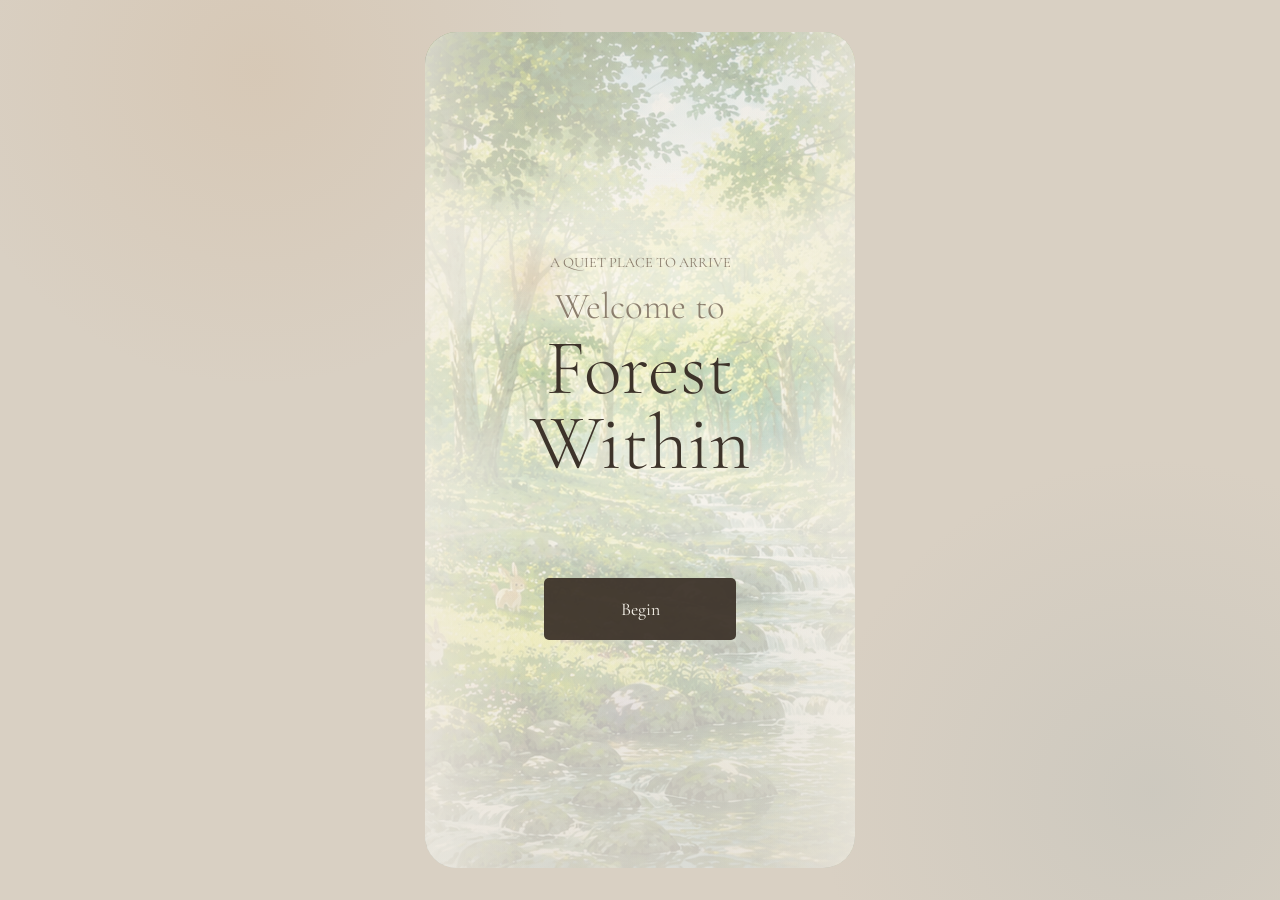
<file: index.html>
<!doctype html>
<html lang="en">
  <head>
    <meta charset="UTF-8" />
    <meta name="viewport" content="width=device-width, initial-scale=1.0" />
    <title>Forest Within</title>
    <link rel="preconnect" href="https://fonts.googleapis.com" />
    <link rel="preconnect" href="https://fonts.gstatic.com" crossorigin />
    <link
      href="https://fonts.googleapis.com/css2?family=Cormorant+Garamond:ital,wght@0,300;0,400;0,500;1,300;1,400&display=swap"
      rel="stylesheet"
    />
    <link rel="stylesheet" href="styles.css" />
  </head>
  <body>
    <main class="phone-shell" aria-live="polite">
      <div class="forest-bg" aria-hidden="true">
        <span class="branch branch-a"></span>
        <span class="branch branch-b"></span>
        <span class="branch branch-c"></span>
        <span class="mist mist-a"></span>
        <span class="mist mist-b"></span>
        <span class="color-mark mark-a"></span>
        <span class="color-mark mark-b"></span>
        <span class="color-mark mark-c"></span>
      </div>

      <header class="topbar">
        <span class="signal-dot"></span>
        <span>Forest Within</span>
        <span class="step-count" id="stepCount">01 / 07</span>
      </header>

      <section class="screen is-active" data-screen="welcome">
        <div class="screen-content welcome-layout">
          <p class="eyebrow">A quiet place to arrive</p>
          <h1 class="welcome-title">
            <span>Welcome to</span>
            <strong>Forest Within</strong>
          </h1>
          <button class="primary-action" type="button" data-next="emotion">
            Begin
          </button>
        </div>
      </section>

      <section class="screen" data-screen="emotion">
        <div class="screen-content">
          <h2 class="single-line-title">How is going?</h2>
          <label class="emotion-box">
            <span>Your words</span>
            <textarea
              id="emotionInput"
              rows="5"
              maxlength="160"
              placeholder="A word, a sentence, or a feeling that is still forming"
            ></textarea>
          </label>
          <div class="chips" aria-label="Suggested feelings">
            <div class="chip-row chip-row-3">
              <button type="button" data-chip="A little tired">A little tired</button>
              <button type="button" data-chip="Need stillness">Need stillness</button>
              <button type="button" data-chip="Quietly happy">Quietly happy</button>
            </div>
            <div class="chip-row chip-row-3 chip-row-balanced">
              <button type="button" data-chip="Thinking of someone">Thinking of someone</button>
              <button type="button" data-chip="Hard to explain">Hard to explain</button>
              <button type="button" data-chip="Anxious">Anxious</button>
            </div>
            <div class="chip-row chip-row-4">
              <button type="button" data-chip="Sleepy">Sleepy</button>
              <button type="button" data-chip="Missing">Missing</button>
              <button type="button" data-chip="Calm">Calm</button>
              <button type="button" data-chip="Expectant">Expectant</button>
            </div>
          </div>
          <button class="primary-action" type="button" id="generateButton">
            Step into Forest
          </button>
        </div>
      </section>

      <section class="screen" data-screen="generating">
        <div class="screen-content center">
          <div class="pulse-orbit" aria-hidden="true">
            <span></span>
            <span></span>
            <span></span>
          </div>
          <p class="eyebrow">The forest is listening softly</p>
          <h2>A place is opening for you</h2>
          <p class="lead">
            Your words are becoming color, wing, and a quiet pattern of their
            own
          </p>
        </div>
      </section>

      <section class="screen" data-screen="butterfly">
        <div class="screen-content">
          <h2>Your butterfly<br />is here</h2>
          <div class="butterfly-stage" aria-label="Generated butterfly preview">
            <div class="butterfly" id="butterflyPreview">
              <svg class="watercolor-butterfly" viewBox="0 0 360 300" aria-hidden="true">
                <defs>
                  <linearGradient id="wingWarm" x1="0%" y1="0%" x2="100%" y2="100%">
                    <stop offset="0%" stop-color="#ff3f2f" />
                    <stop offset="34%" stop-color="#ff8a24" />
                    <stop offset="58%" stop-color="#ffe45c" />
                    <stop offset="78%" stop-color="#6bd5d0" />
                    <stop offset="100%" stop-color="#9a63d8" />
                  </linearGradient>
                  <linearGradient id="bodyBlue" x1="0%" y1="0%" x2="0%" y2="100%">
                    <stop offset="0%" stop-color="#6bd5d0" />
                    <stop offset="46%" stop-color="#164f9e" />
                    <stop offset="100%" stop-color="#9a63d8" />
                  </linearGradient>
                </defs>
                <g class="svg-wing svg-wing-left">
                  <path class="wing-fill" d="M176 136C116 34 42 24 18 39C50 78 22 116 57 154C91 191 137 164 176 146Z" />
                  <path class="wing-fill lower" d="M176 153C126 170 63 158 49 213C67 249 110 286 147 279C154 231 170 190 181 156Z" />
                  <path class="wing-vein" d="M176 144C132 116 91 72 38 43M169 151C118 152 83 167 55 210M167 143C135 130 111 124 82 132M158 164C127 190 110 222 96 262" />
                  <circle class="wing-dot" cx="48" cy="54" r="5" />
                  <circle class="wing-dot" cx="47" cy="90" r="6" />
                  <circle class="wing-dot" cx="75" cy="260" r="5" />
                </g>
                <g class="svg-wing svg-wing-right">
                  <path class="wing-fill" d="M184 136C244 34 318 24 342 39C310 78 338 116 303 154C269 191 223 164 184 146Z" />
                  <path class="wing-fill lower" d="M184 153C234 170 297 158 311 213C293 249 250 286 213 279C206 231 190 190 179 156Z" />
                  <path class="wing-vein" d="M184 144C228 116 269 72 322 43M191 151C242 152 277 167 305 210M193 143C225 130 249 124 278 132M202 164C233 190 250 222 264 262" />
                  <circle class="wing-dot" cx="312" cy="54" r="5" />
                  <circle class="wing-dot" cx="313" cy="90" r="6" />
                  <circle class="wing-dot" cx="285" cy="260" r="5" />
                </g>
                <g class="svg-body">
                  <path class="antenna" d="M174 103C154 58 133 58 129 80M186 103C206 58 227 58 231 80" />
                  <ellipse cx="180" cy="124" rx="11" ry="14" />
                  <ellipse cx="180" cy="161" rx="13" ry="34" />
                  <path d="M171 193C176 219 184 219 189 193Z" />
                </g>
              </svg>
            </div>
          </div>
          <p class="butterfly-note" id="butterflyNote">
            It carries the feeling you shared, lightly
          </p>
          <button class="primary-action" type="button" data-next="release">
            Release
          </button>
        </div>
      </section>

      <section class="screen" data-screen="release">
        <div class="screen-content">
          <p class="eyebrow">Look toward the forest</p>
          <h2>Explore the Forest</h2>
          <div class="release-stage" aria-label="Butterfly release animation">
            <span class="phone-light"></span>
            <div class="release-butterfly">
              <svg class="watercolor-butterfly" viewBox="0 0 360 300" aria-hidden="true">
                <defs>
                  <linearGradient id="releaseWingWarm" x1="0%" y1="0%" x2="100%" y2="100%">
                    <stop offset="0%" stop-color="#ff3f2f" />
                    <stop offset="34%" stop-color="#ff8a24" />
                    <stop offset="58%" stop-color="#ffe45c" />
                    <stop offset="78%" stop-color="#6bd5d0" />
                    <stop offset="100%" stop-color="#9a63d8" />
                  </linearGradient>
                  <linearGradient id="releaseBodyBlue" x1="0%" y1="0%" x2="0%" y2="100%">
                    <stop offset="0%" stop-color="#6bd5d0" />
                    <stop offset="46%" stop-color="#164f9e" />
                    <stop offset="100%" stop-color="#9a63d8" />
                  </linearGradient>
                </defs>
                <g class="svg-wing svg-wing-left">
                  <path class="wing-fill" d="M176 136C116 34 42 24 18 39C50 78 22 116 57 154C91 191 137 164 176 146Z" />
                  <path class="wing-fill lower" d="M176 153C126 170 63 158 49 213C67 249 110 286 147 279C154 231 170 190 181 156Z" />
                  <path class="wing-vein" d="M176 144C132 116 91 72 38 43M169 151C118 152 83 167 55 210M167 143C135 130 111 124 82 132M158 164C127 190 110 222 96 262" />
                </g>
                <g class="svg-wing svg-wing-right">
                  <path class="wing-fill" d="M184 136C244 34 318 24 342 39C310 78 338 116 303 154C269 191 223 164 184 146Z" />
                  <path class="wing-fill lower" d="M184 153C234 170 297 158 311 213C293 249 250 286 213 279C206 231 190 190 179 156Z" />
                  <path class="wing-vein" d="M184 144C228 116 269 72 322 43M191 151C242 152 277 167 305 210M193 143C225 130 249 124 278 132M202 164C233 190 250 222 264 262" />
                </g>
                <g class="svg-body">
                  <path class="antenna" d="M174 103C154 58 133 58 129 80M186 103C206 58 227 58 231 80" />
                  <ellipse cx="180" cy="124" rx="11" ry="14" />
                  <ellipse cx="180" cy="161" rx="13" ry="34" />
                  <path d="M171 193C176 219 184 219 189 193Z" />
                </g>
              </svg>
            </div>
          </div>
          <p class="lead">
            Your butterfly has flown into the forest<br />
            Try to move the butterfly with your hand
          </p>
          <p class="soft-hint" id="hutHint">The forest is waiting with you</p>
        </div>
      </section>

      <section class="screen" data-screen="cabin">
        <div class="screen-content cabin-layout">
          <h2>If your butterfly enters a cabin...</h2>
          <p class="lead">
            Let the forest become quieter<br />
            A warm space is ready for your breath
          </p>
          <button class="primary-action" type="button" data-next="breath">
            Enter Cabin
          </button>
        </div>
      </section>

      <section class="screen" data-screen="breath">
        <div class="screen-content center">
          <div class="breath-countdown" id="breathCountdown">60</div>
          <h2 class="breath-title">Breath Slowly</h2>
          <div class="breath-visual" aria-label="Breathing guide">
            <span></span>
            <strong id="breathRate">10.8</strong>
          </div>
          <p class="rate-label">breaths per minute</p>
          <p class="lead" id="breathCopy">
            Let the breath become soft around the edges.<br />
            You may sit down
          </p>
          <button class="primary-action" type="button" id="transformButton">
            Let It Rest
          </button>
        </div>
      </section>

      <section class="screen" data-screen="return">
        <div class="screen-content return-layout">
          <h1>Your butterfly<br />has returned to the forest</h1>
        </div>
      </section>

      <section class="screen" data-screen="memory">
        <div class="screen-content memory-layout">
          <p class="eyebrow">A color remains</p>
          <h1>The forest remembers you</h1>
          <p class="lead memory-copy" id="memoryText">
            Your butterfly brightens the forest
          </p>
          <div class="memory-card">
            <span>A quiet trace</span>
            <strong id="memoryTime">Today, 19:30</strong>
          </div>
          <button class="primary-action" type="button" id="saveButterflyButton">
            Save Butterfly
          </button>
          <button class="secondary-action" type="button" data-next="welcome">
            Return to the Beginning
          </button>
        </div>
      </section>
    </main>

    <script src="app.js"></script>
  </body>
</html>
</file>
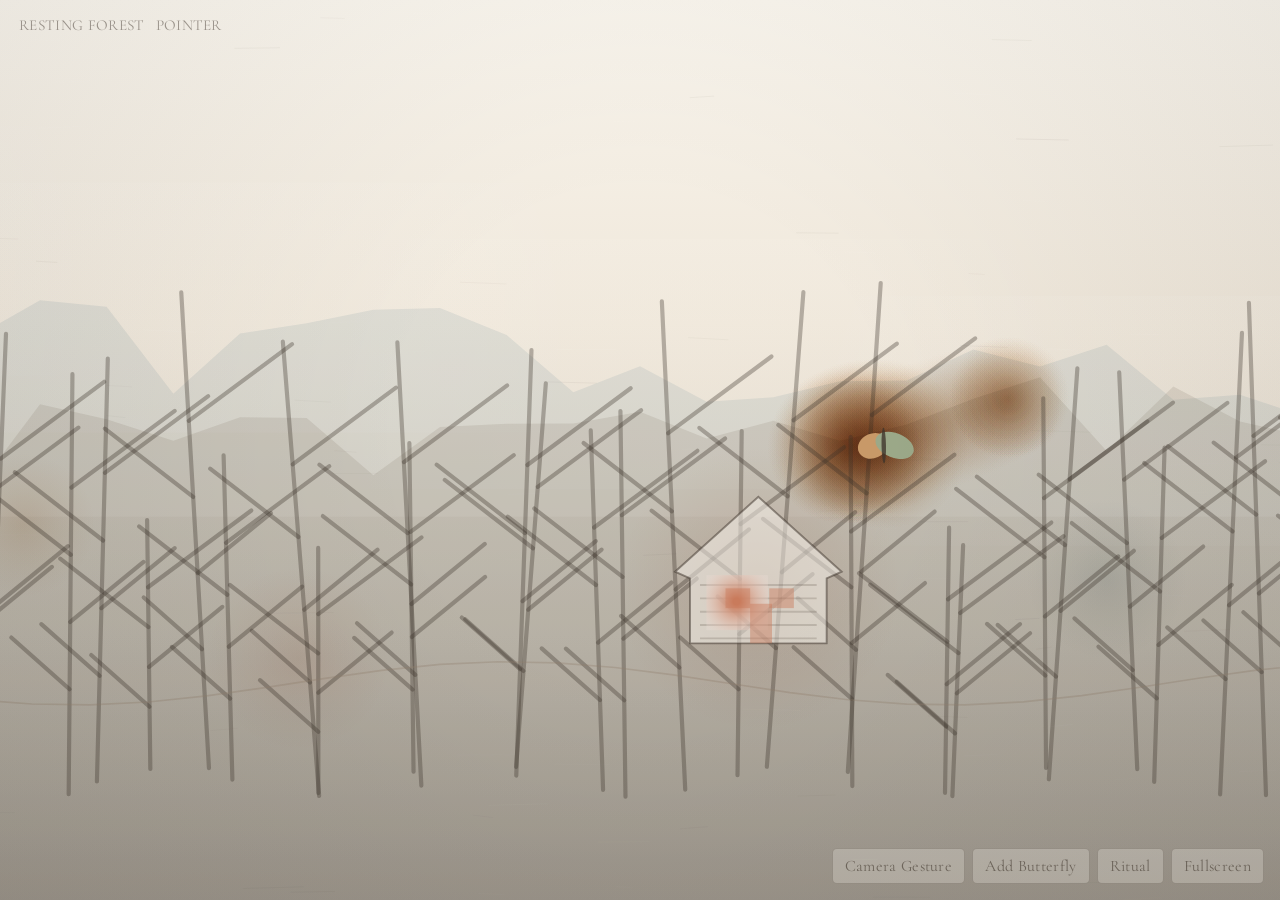
<file: screen.html>
<!doctype html>
<html lang="en">
  <head>
    <meta charset="UTF-8" />
    <meta name="viewport" content="width=device-width, initial-scale=1.0" />
    <title>Forest Within Projection</title>
    <link rel="preconnect" href="https://fonts.googleapis.com" />
    <link rel="preconnect" href="https://fonts.gstatic.com" crossorigin />
    <link
      href="https://fonts.googleapis.com/css2?family=Cormorant+Garamond:ital,wght@0,300;0,400;0,500;1,300;1,400&display=swap"
      rel="stylesheet"
    />
    <link rel="stylesheet" href="screen.css" />
  </head>
  <body>
    <main class="projection-shell">
      <canvas id="forestCanvas" aria-label="Forest Within projection scene"></canvas>

      <video id="gestureVideo" playsinline muted></video>
      <canvas id="gestureCanvas"></canvas>

      <section class="projection-overlay" aria-live="polite">
        <div class="status-line">
          <span id="modeLabel">RESTING FOREST</span>
          <span id="gestureLabel">POINTER</span>
        </div>
        <div class="caption" id="sceneCaption"></div>
      </section>

      <nav class="control-panel" aria-label="Projection controls">
        <button type="button" id="cameraButton">Camera Gesture</button>
        <button type="button" id="butterflyButton">Add Butterfly</button>
        <button type="button" id="ritualButton">Ritual</button>
        <button type="button" id="fullscreenButton">Fullscreen</button>
      </nav>
    </main>

    <script src="screen.js"></script>
  </body>
</html>
</file>
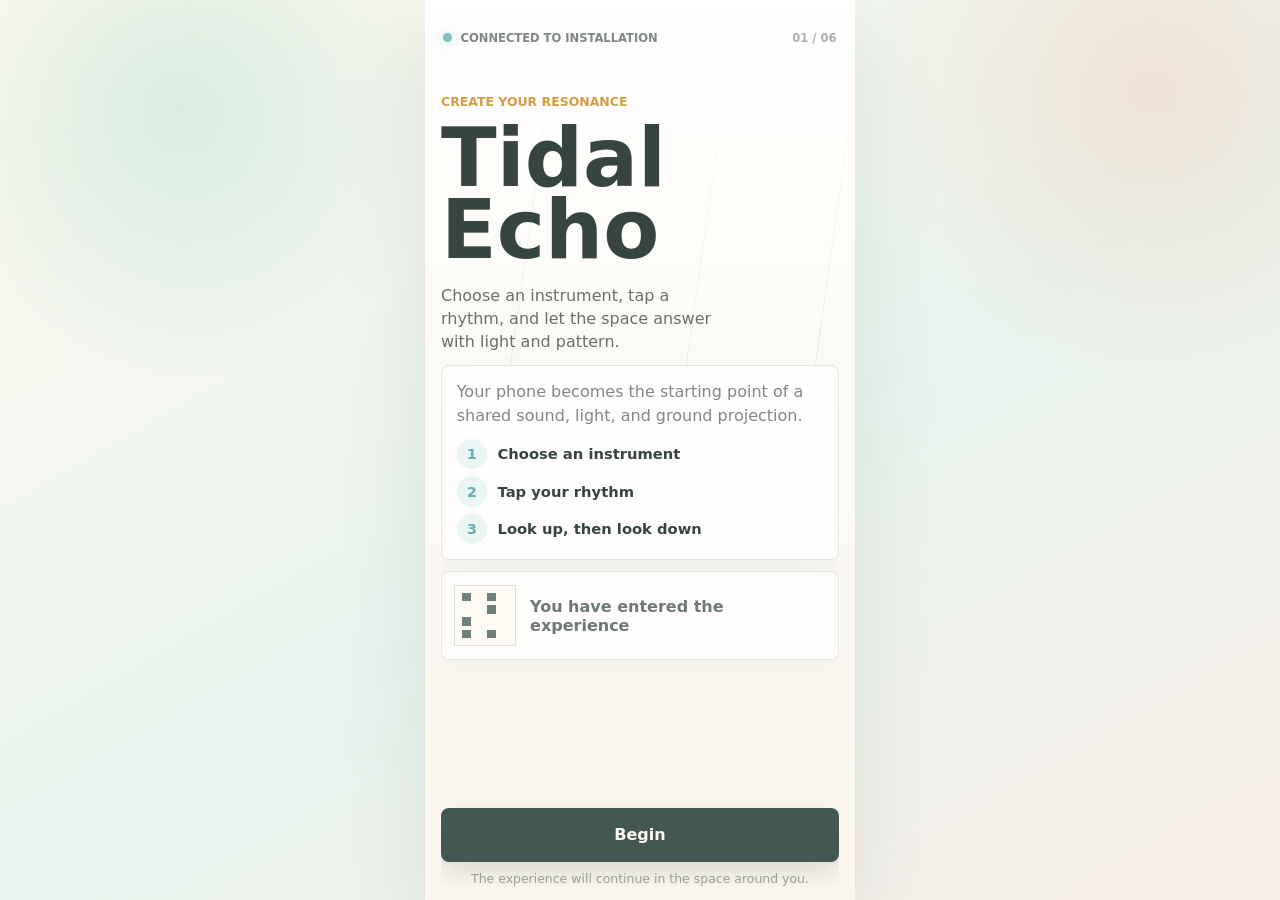
<file: tidal-echo-standalone.html>
<!doctype html>
<html lang="en">
  <head>
    <meta charset="UTF-8" />
    <meta name="viewport" content="width=device-width, initial-scale=1.0" />
    <title>Tidal Echo Standalone</title>
    <style>
      :root {
        color-scheme: light;
        --ink: #364541;
        --muted: rgba(54, 69, 65, 0.64);
        --line: rgba(94, 126, 118, 0.18);
        --panel: rgba(255, 255, 255, 0.7);
        --tone: #79bfc3;
      }

      * {
        box-sizing: border-box;
      }

      html,
      body {
        width: 100%;
        height: 100%;
      }

      body {
        margin: 0;
        display: grid;
        place-items: center;
        min-height: 100dvh;
        overflow: hidden;
        background:
          radial-gradient(circle at 14% 12%, rgba(150, 215, 195, 0.34), transparent 17rem),
          radial-gradient(circle at 90% 10%, rgba(245, 189, 161, 0.34), transparent 18rem),
          linear-gradient(150deg, #fff9ef, #e8f4ee 54%, #f9efe8);
        color: var(--ink);
        font-family: Inter, ui-sans-serif, system-ui, -apple-system, BlinkMacSystemFont, "Segoe UI", sans-serif;
      }

      button {
        border: 0;
        color: inherit;
        font: inherit;
        cursor: pointer;
      }

      button:disabled {
        cursor: not-allowed;
        opacity: 0.42;
      }

      .app-shell {
        position: relative;
        width: min(100vw, 430px);
        height: 100dvh;
        min-height: 100dvh;
        overflow: hidden;
        background:
          linear-gradient(180deg, rgba(255, 255, 255, 0.94), rgba(255, 255, 255, 0.52) 34%, transparent),
          #fbf7ee;
        box-shadow: 0 22px 80px rgba(81, 103, 95, 0.14);
      }

      .app-shell::before {
        content: "";
        position: absolute;
        inset: 0;
        pointer-events: none;
        background:
          linear-gradient(to bottom, transparent, rgba(116, 147, 137, 0.16), transparent) 17% 8% / 1px 78% no-repeat,
          linear-gradient(to bottom, transparent, rgba(116, 147, 137, 0.12), transparent) 58% 6% / 1px 80% no-repeat,
          linear-gradient(to bottom, transparent, rgba(116, 147, 137, 0.14), transparent) 88% 10% / 1px 72% no-repeat;
        transform: skewX(-8deg);
      }

      .statusbar {
        position: relative;
        z-index: 3;
        display: flex;
        align-items: center;
        gap: 0.52rem;
        min-height: 4.35rem;
        padding: max(1rem, env(safe-area-inset-top)) 1.15rem 0.65rem;
        color: var(--muted);
        font-size: 0.72rem;
        font-weight: 800;
        text-transform: uppercase;
      }

      .statusbar span:last-child {
        margin-left: auto;
        color: rgba(54, 69, 65, 0.42);
      }

      .connection-dot {
        width: 0.55rem;
        height: 0.55rem;
        border-radius: 50%;
        background: #79bfc3;
        box-shadow: 0 0 18px rgba(121, 191, 195, 0.72);
      }

      .view {
        position: absolute;
        inset: 4.35rem 0 0;
        z-index: 2;
        display: none;
        padding: 0.72rem 1rem max(0.8rem, env(safe-area-inset-bottom));
      }

      .view.is-active {
        display: block;
        animation: viewIn 300ms ease both;
      }

      .view-body {
        display: flex;
        flex-direction: column;
        height: calc(100dvh - 5.87rem);
        min-height: 0;
        gap: 0.72rem;
        overflow: hidden;
      }

      h1,
      h2,
      h3,
      p {
        margin: 0;
      }

      h1 {
        font-size: clamp(3.3rem, 18vw, 5.1rem);
        line-height: 0.88;
        letter-spacing: 0;
      }

      h2 {
        font-size: 1.05rem;
        line-height: 1.15;
      }

      h3 {
        font-size: 1rem;
        line-height: 1.28;
      }

      .intro-view {
        justify-content: space-between;
        padding-top: 0.8rem;
      }

      .eyebrow {
        margin: 0 0 0.8rem;
        color: #d69b45;
        font-size: 0.78rem;
        font-weight: 800;
        text-transform: uppercase;
      }

      .intro-copy {
        max-width: 18rem;
        margin-top: 1.15rem;
        color: rgba(54, 69, 65, 0.76);
        font-size: 1rem;
        line-height: 1.45;
      }

      .guide-panel,
      .scan-card,
      .notice,
      .saved-card {
        border: 1px solid var(--line);
        border-radius: 8px;
        background: var(--panel);
        box-shadow: 0 12px 36px rgba(120, 146, 138, 0.08);
        backdrop-filter: blur(18px);
      }

      .guide-panel {
        display: grid;
        gap: 0.74rem;
        padding: 0.92rem;
        color: var(--muted);
        line-height: 1.45;
      }

      .step-list {
        display: grid;
        gap: 0.45rem;
      }

      .step-list span {
        display: flex;
        align-items: center;
        gap: 0.65rem;
        color: var(--ink);
        font-size: 0.92rem;
        font-weight: 700;
      }

      .step-list b {
        display: grid;
        place-items: center;
        width: 1.9rem;
        height: 1.9rem;
        border-radius: 50%;
        background: rgba(121, 191, 195, 0.14);
        color: #65aeb1;
      }

      .scan-card {
        display: flex;
        align-items: center;
        gap: 0.9rem;
        padding: 0.78rem;
        color: rgba(54, 69, 65, 0.72);
        font-weight: 700;
      }

      .qr-mark {
        display: grid;
        grid-template-columns: repeat(4, 0.55rem);
        gap: 0.22rem;
        padding: 0.42rem;
        background: #fdfaf3;
        border: 1px solid rgba(54, 69, 65, 0.14);
      }

      .qr-mark span {
        width: 0.55rem;
        height: 0.55rem;
        background: #6d817a;
      }

      .qr-mark span:nth-child(2n),
      .qr-mark span:nth-child(5),
      .qr-mark span:nth-child(11) {
        opacity: 0;
      }

      .bottom-actions {
        display: grid;
        gap: 0.5rem;
        margin-top: auto;
        flex: 0 0 auto;
      }

      .bottom-actions p {
        color: rgba(54, 69, 65, 0.48);
        font-size: 0.78rem;
        line-height: 1.4;
        text-align: center;
      }

      .primary-button,
      .secondary-button {
        min-height: 3.35rem;
        border-radius: 8px;
        font-weight: 800;
      }

      .primary-button {
        background: #435852;
        color: #fffaf2;
        box-shadow: 0 10px 24px rgba(67, 88, 82, 0.18);
      }

      .secondary-button {
        border: 1px solid rgba(67, 88, 82, 0.18);
        background: rgba(255, 255, 255, 0.58);
      }

      .ghost-button,
      .icon-button {
        border: 1px solid var(--line);
        background: rgba(255, 255, 255, 0.64);
      }

      .ghost-button {
        min-width: 4.2rem;
        min-height: 2.3rem;
        border-radius: 999px;
        color: rgba(54, 69, 65, 0.78);
        font-size: 0.82rem;
        font-weight: 800;
      }

      .page-nav {
        display: grid;
        grid-template-columns: auto 1fr auto;
        align-items: center;
        gap: 0.6rem;
        min-height: 2.25rem;
        flex: 0 0 auto;
      }

      .page-nav h2 {
        text-align: center;
      }

      .page-nav strong {
        color: #d69b45;
        font-size: 0.72rem;
        text-align: right;
      }

      .instrument-grid {
        display: grid;
        gap: 0.52rem;
        flex: 0 0 auto;
      }

      .instrument-card {
        display: grid;
        grid-template-columns: 3.25rem 1fr;
        align-items: center;
        gap: 0.85rem;
        width: 100%;
        min-height: 4.25rem;
        padding: 0.56rem 0.7rem;
        border: 1px solid var(--line);
        border-radius: 8px;
        background: rgba(255, 255, 255, 0.58);
        text-align: left;
      }

      .instrument-card.is-selected {
        border-color: color-mix(in srgb, var(--tone) 64%, white);
        background: color-mix(in srgb, var(--tone) 16%, white);
      }

      .instrument-card .symbol,
      .symbol-preview,
      .mini-instrument span {
        display: grid;
        place-items: center;
        border: 1px solid rgba(94, 126, 118, 0.16);
        background: color-mix(in srgb, var(--tone) 16%, white);
        color: var(--tone);
      }

      .instrument-card .symbol {
        width: 3.1rem;
        height: 3.1rem;
        border-radius: 50%;
        font-size: 1.55rem;
      }

      .instrument-card strong {
        display: block;
        margin-bottom: 0.25rem;
        font-size: 0.98rem;
      }

      .instrument-card small {
        color: var(--muted);
        font-weight: 700;
      }

      .symbol-preview {
        align-self: center;
        width: min(42vw, 8.8rem);
        aspect-ratio: 1;
        border-radius: 50%;
        font-size: 3.4rem;
        flex: 0 0 auto;
      }

      .notice {
        display: grid;
        gap: 0.52rem;
        padding: 0.82rem;
        flex: 0 0 auto;
      }

      .notice p {
        color: var(--muted);
        font-size: 0.82rem;
        line-height: 1.35;
      }

      .pattern-view,
      .result-view {
        gap: 0.85rem;
      }

      .canvas-wrap,
      .result-stage,
      .transition-stage {
        position: relative;
        display: grid;
        place-items: center;
        flex: 1;
        min-height: 0;
        border: 1px solid rgba(94, 126, 118, 0.18);
        border-radius: 8px;
        overflow: hidden;
        background: #fffdf8;
      }

      .canvas-wrap canvas,
      .result-stage canvas,
      .transition-stage canvas,
      .saved-card canvas {
        width: 100%;
        height: 100%;
      }

      .empty-state {
        position: absolute;
        inset: 0;
        display: grid;
        place-items: center;
        color: rgba(54, 69, 65, 0.42);
        font-weight: 800;
        pointer-events: none;
        text-transform: uppercase;
      }

      .empty-state.is-hidden {
        display: none;
      }

      .mini-switcher,
      .action-row {
        display: grid;
        grid-template-columns: auto 1fr auto;
        align-items: center;
        gap: 0.75rem;
      }

      .icon-button {
        width: 3rem;
        height: 3rem;
        border-radius: 50%;
        color: rgba(54, 69, 65, 0.78);
        font-size: 1.7rem;
        line-height: 1;
      }

      .mini-instrument {
        display: flex;
        align-items: center;
        justify-content: center;
        gap: 0.65rem;
        min-height: 3.45rem;
        border: 1px solid var(--line);
        border-radius: 999px;
        background: rgba(255, 255, 255, 0.62);
      }

      .mini-instrument span {
        width: 2.35rem;
        height: 2.35rem;
        border-radius: 50%;
        font-size: 1.35rem;
      }

      .mini-instrument strong {
        font-size: 0.88rem;
      }

      .transition-stage {
        background:
          radial-gradient(circle at 50% 42%, rgba(255, 178, 46, 0.18), transparent 10rem),
          #fffdf8;
      }

      .light-location {
        position: absolute;
        left: 1rem;
        right: 1rem;
        bottom: 1rem;
        display: flex;
        align-items: center;
        gap: 0.6rem;
        padding: 0.78rem 0.9rem;
        border: 1px solid rgba(94, 126, 118, 0.16);
        border-radius: 999px;
        background: rgba(255, 255, 255, 0.84);
        color: rgba(54, 69, 65, 0.76);
        font-size: 0.82rem;
      }

      .light-location span {
        width: 0.75rem;
        height: 0.75rem;
        border-radius: 50%;
        background: var(--tone);
        animation: lightPulse 1.2s ease-out infinite;
      }

      .ground-stage {
        background:
          radial-gradient(circle at 50% 50%, rgba(121, 191, 195, 0.12), transparent 12rem),
          #fffdf8;
      }

      .saved-card {
        flex: 1;
        min-height: 0;
        padding: 0.8rem;
        background: #fffdf8;
        overflow: hidden;
      }

      .center-copy {
        text-align: center;
      }

      .action-row {
        grid-template-columns: 1fr 1fr;
      }

      @keyframes viewIn {
        from {
          opacity: 0.88;
          transform: translateY(6px);
        }
        to {
          opacity: 1;
          transform: translateY(0);
        }
      }

      @keyframes lightPulse {
        0% {
          box-shadow: 0 0 0 0 color-mix(in srgb, var(--tone) 38%, transparent);
          transform: scale(0.88);
        }
        80% {
          box-shadow: 0 0 0 1rem transparent;
          transform: scale(1.08);
        }
        100% {
          box-shadow: 0 0 0 0 transparent;
          transform: scale(0.88);
        }
      }

      @media (max-height: 720px) {
        .statusbar {
          min-height: 3.55rem;
          padding: max(0.72rem, env(safe-area-inset-top)) 1rem 0.42rem;
        }

        .view {
          inset: 3.55rem 0 0;
          padding: 0.48rem 0.95rem max(0.55rem, env(safe-area-inset-bottom));
        }

        .view-body {
          height: calc(100dvh - 4.58rem);
          gap: 0.48rem;
        }

        .page-nav {
          min-height: 2rem;
        }

        .ghost-button {
          min-width: 3.65rem;
          min-height: 2rem;
        }

        .instrument-card {
          grid-template-columns: 2.75rem 1fr;
          min-height: 3.55rem;
          padding: 0.42rem 0.58rem;
        }

        .instrument-card .symbol {
          width: 2.55rem;
          height: 2.55rem;
          font-size: 1.28rem;
        }

        .symbol-preview {
          width: min(30vw, 6.7rem);
          font-size: 2.55rem;
        }

        .notice {
          gap: 0.32rem;
          padding: 0.66rem 0.72rem;
        }

        .notice p,
        .bottom-actions p {
          display: none;
        }

        .primary-button,
        .secondary-button {
          min-height: 2.9rem;
        }
      }
    </style>
  </head>
  <body>
    <main class="app-shell" aria-live="polite">
      <header class="statusbar">
        <span class="connection-dot"></span>
        <span>Connected to installation</span>
        <span id="stepLabel">01 / 06</span>
      </header>

      <section class="view is-active" data-view="begin">
        <div class="view-body intro-view">
          <div>
            <p class="eyebrow">Create Your Resonance</p>
            <h1>Tidal Echo</h1>
            <p class="intro-copy">Choose an instrument, tap a rhythm, and let the space answer with light and pattern.</p>
          </div>
          <div class="guide-panel">
            <p>Your phone becomes the starting point of a shared sound, light, and ground projection.</p>
            <div class="step-list">
              <span><b>1</b>Choose an instrument</span>
              <span><b>2</b>Tap your rhythm</span>
              <span><b>3</b>Look up, then look down</span>
            </div>
          </div>
          <div class="scan-card">
            <div class="qr-mark" aria-hidden="true">
              <span></span><span></span><span></span><span></span>
              <span></span><span></span><span></span><span></span>
              <span></span><span></span><span></span><span></span>
              <span></span><span></span><span></span><span></span>
            </div>
            <p>You have entered the experience</p>
          </div>
          <div class="bottom-actions">
            <button class="primary-button" type="button" data-go="select">Begin</button>
            <p>The experience will continue in the space around you.</p>
          </div>
        </div>
      </section>

      <section class="view" data-view="select">
        <div class="view-body">
          <nav class="page-nav">
            <button class="ghost-button" type="button" data-go="begin">Back</button>
            <h2>Choose Your Instrument</h2>
          </nav>
          <div class="instrument-grid" id="instrumentGrid"></div>
          <div class="symbol-preview" id="symbolPreview"><span>△</span></div>
          <section class="notice">
            <h3>When you tap, one personal shape will keep changing.</h3>
            <p id="instrumentHint">The rhythm controls the growth, spacing, and pulse of your pattern.</p>
          </section>
          <div class="bottom-actions">
            <button class="primary-button" id="confirmButton" type="button">Start Tapping</button>
            <p>Select one instrument to begin.</p>
          </div>
        </div>
      </section>

      <section class="view" data-view="pattern">
        <div class="view-body pattern-view">
          <nav class="page-nav">
            <button class="ghost-button" type="button" data-reset-back>Back</button>
            <h2>Your Echo</h2>
            <strong id="tapCountLabel">0 taps</strong>
          </nav>
          <button class="canvas-wrap" id="tapSurface" type="button" aria-label="Tap to shape your echo">
            <canvas id="patternCanvas" width="720" height="860"></canvas>
            <span class="empty-state" id="emptyState">Tap your rhythm</span>
          </button>
          <div class="mini-switcher">
            <button class="icon-button" type="button" data-shift="-1" aria-label="Previous instrument">‹</button>
            <div class="mini-instrument"><span id="patternSymbol">△</span><strong id="patternInstrumentName">Wind Chime</strong></div>
            <button class="icon-button" type="button" data-shift="1" aria-label="Next instrument">›</button>
          </div>
          <div class="bottom-actions">
            <button class="primary-button" id="continueButton" type="button" disabled>Follow the Light</button>
            <p>Tap at least three times to form your echo.</p>
          </div>
        </div>
      </section>

      <section class="view" data-view="lookup">
        <div class="view-body result-view">
          <nav class="page-nav">
            <button class="ghost-button" type="button" data-go="pattern">Back</button>
            <h2>Now look up</h2>
          </nav>
          <div class="transition-stage">
            <canvas id="lightCanvas" width="620" height="680"></canvas>
            <div class="light-location"><span></span><strong id="lightLocation">Light above you is pulsing</strong></div>
          </div>
          <section class="notice center-copy">
            <h3>Follow the light.</h3>
            <p>Your tapped melody is playing back while the light expands overhead.</p>
          </section>
          <div class="bottom-actions">
            <button class="primary-button" id="lookDownButton" type="button">The melody ended</button>
          </div>
        </div>
      </section>

      <section class="view" data-view="lookdown">
        <div class="view-body result-view">
          <nav class="page-nav">
            <button class="ghost-button" type="button" data-go="lookup">Back</button>
            <h2>Look down</h2>
          </nav>
          <div class="result-stage ground-stage"><canvas id="groundCanvas" width="680" height="760"></canvas></div>
          <section class="notice center-copy">
            <h3>Your pattern has reached the ground.</h3>
            <p>It briefly glows, then joins the collective pattern made by everyone here.</p>
          </section>
          <div class="bottom-actions">
            <button class="primary-button" type="button" data-go="card">Collect My Card</button>
          </div>
        </div>
      </section>

      <section class="view" data-view="card">
        <div class="view-body result-view">
          <nav class="page-nav">
            <button class="ghost-button" type="button" data-close>Close</button>
            <h2>Your Card</h2>
          </nav>
          <div class="saved-card"><canvas id="cardCanvas" width="560" height="720"></canvas></div>
          <section class="notice center-copy">
            <h3>Scan to hear your rhythm.</h3>
            <p>This card keeps the pattern and the melody you just made.</p>
          </section>
          <div class="action-row">
            <button class="secondary-button" type="button" data-create-again>Create Again</button>
            <button class="primary-button" type="button" data-close>Finish</button>
          </div>
        </div>
      </section>
    </main>

    <script>
      const views = Array.from(document.querySelectorAll(".view"));
      const stepLabel = document.querySelector("#stepLabel");
      const instrumentGrid = document.querySelector("#instrumentGrid");
      const symbolPreview = document.querySelector("#symbolPreview");
      const instrumentHint = document.querySelector("#instrumentHint");
      const confirmButton = document.querySelector("#confirmButton");
      const patternInstrumentName = document.querySelector("#patternInstrumentName");
      const patternSymbol = document.querySelector("#patternSymbol");
      const tapSurface = document.querySelector("#tapSurface");
      const emptyState = document.querySelector("#emptyState");
      const continueButton = document.querySelector("#continueButton");
      const tapCountLabel = document.querySelector("#tapCountLabel");
      const lookDownButton = document.querySelector("#lookDownButton");
      const lightLocation = document.querySelector("#lightLocation");
      const patternCanvas = document.querySelector("#patternCanvas");
      const lightCanvas = document.querySelector("#lightCanvas");
      const groundCanvas = document.querySelector("#groundCanvas");
      const cardCanvas = document.querySelector("#cardCanvas");

      const instruments = [
        { id: "wind", name: "Wind Chime", symbol: "△", label: "Light / Airy", tone: "#79BFC3", frequency: 820 },
        { id: "bowl", name: "Singing Bowl", symbol: "◖", label: "Calm / Grounding", tone: "#FFB22E", frequency: 220 },
        { id: "handpan", name: "Handpan", symbol: "○", label: "Warm / Flowing", tone: "#75A9E5", frequency: 440 },
      ];
      const palette = ["#75A9E5", "#FFB22E", "#FF4A22", "#79BFC3", "#A7BA8B", "#F27A96", "#D8B8E4"];
      const steps = { begin: "01 / 06", select: "02 / 06", pattern: "03 / 06", lookup: "04 / 06", lookdown: "05 / 06", card: "06 / 06" };

      let currentView = "begin";
      let selectedIndex = 0;
      let taps = [];
      let lastTap = 0;
      let audioContext;
      let lightFrame;

      function showView(name) {
        currentView = name;
        views.forEach((view) => view.classList.toggle("is-active", view.dataset.view === name));
        stepLabel.textContent = steps[name] || "01 / 06";
        cancelAnimationFrame(lightFrame);
        if (name === "pattern") drawPattern();
        if (name === "lookup") startLightPlayback();
        if (name === "lookdown") drawGround();
        if (name === "card") drawCard();
      }

      function currentInstrument() {
        return instruments[selectedIndex];
      }

      function selectInstrument(index) {
        selectedIndex = (index + instruments.length) % instruments.length;
        const instrument = currentInstrument();
        document.documentElement.style.setProperty("--tone", instrument.tone);
        symbolPreview.innerHTML = `<span>${instrument.symbol}</span>`;
        symbolPreview.style.setProperty("--tone", instrument.tone);
        instrumentHint.textContent = `${instrument.name} will shape one evolving mark. Your rhythm controls its layers and pulse.`;
        patternInstrumentName.textContent = instrument.name;
        patternSymbol.textContent = instrument.symbol;
        patternSymbol.parentElement.style.setProperty("--tone", instrument.tone);
        document.querySelectorAll(".instrument-card").forEach((card, cardIndex) => card.classList.toggle("is-selected", cardIndex === selectedIndex));
      }

      function renderInstrumentCards() {
        instrumentGrid.innerHTML = instruments
          .map(
            (instrument, index) => `
              <button class="instrument-card" type="button" data-instrument="${index}" style="--tone: ${instrument.tone}">
                <span class="symbol">${instrument.symbol}</span>
                <span><strong>${instrument.name}</strong><small>${instrument.label}</small></span>
              </button>
            `,
          )
          .join("");
        instrumentGrid.querySelectorAll("[data-instrument]").forEach((card) => card.addEventListener("click", () => selectInstrument(Number(card.dataset.instrument))));
      }

      function playTone(instrument, delay = 0, length = 0.58) {
        audioContext ||= new (window.AudioContext || window.webkitAudioContext)();
        const oscillator = audioContext.createOscillator();
        const gain = audioContext.createGain();
        const now = audioContext.currentTime + delay;
        const ratio = instrument.id === "wind" ? 1.24 : instrument.id === "handpan" ? 0.86 : 0.64;
        oscillator.type = instrument.id === "wind" ? "sine" : "triangle";
        oscillator.frequency.setValueAtTime(instrument.frequency * ratio, now);
        oscillator.frequency.exponentialRampToValueAtTime(instrument.frequency * 0.72, now + length);
        gain.gain.setValueAtTime(0.0001, now);
        gain.gain.exponentialRampToValueAtTime(0.13, now + 0.02);
        gain.gain.exponentialRampToValueAtTime(0.0001, now + length);
        oscillator.connect(gain).connect(audioContext.destination);
        oscillator.start(now);
        oscillator.stop(now + length + 0.04);
      }

      function addTap() {
        const now = performance.now();
        const gap = lastTap ? Math.min(1600, Math.max(180, now - lastTap)) : 620;
        lastTap = now;
        taps.push(gap);
        if (taps.length > 12) taps.shift();
        playTone(currentInstrument(), 0, Math.max(0.32, Math.min(0.9, gap / 1300)));
        emptyState.classList.add("is-hidden");
        continueButton.disabled = taps.length < 3;
        tapCountLabel.textContent = `${taps.length} tap${taps.length === 1 ? "" : "s"}`;
        drawPattern();
      }

      function paintBase(ctx, canvas, color = "#fffdf8") {
        ctx.clearRect(0, 0, canvas.width, canvas.height);
        ctx.fillStyle = color;
        ctx.fillRect(0, 0, canvas.width, canvas.height);
      }

      function roundedRect(ctx, x, y, width, height, radius) {
        const r = Math.min(radius, width / 2, height / 2);
        ctx.beginPath();
        ctx.moveTo(x + r, y);
        ctx.lineTo(x + width - r, y);
        ctx.quadraticCurveTo(x + width, y, x + width, y + r);
        ctx.lineTo(x + width, y + height - r);
        ctx.quadraticCurveTo(x + width, y + height, x + width - r, y + height);
        ctx.lineTo(x + r, y + height);
        ctx.quadraticCurveTo(x, y + height, x, y + height - r);
        ctx.lineTo(x, y + r);
        ctx.quadraticCurveTo(x, y, x + r, y);
        ctx.closePath();
      }

      function tapEnergy(index) {
        const gap = taps[index] || 620;
        return 1.18 - Math.min(1, gap / 1600) * 0.5;
      }

      function drawDot(ctx, x, y, r, color) {
        ctx.fillStyle = color;
        ctx.beginPath();
        ctx.arc(x, y, r, 0, Math.PI * 2);
        ctx.fill();
      }

      function drawPersonalMotif(ctx, canvas, scale = 1, options = {}) {
        const count = Math.max(taps.length, options.preview ? 5 : 1);
        const cx = options.x ?? canvas.width / 2;
        const cy = options.y ?? canvas.height / 2;
        const base = Math.min(canvas.width || 560, canvas.height || 560) * 0.19 * scale;
        const instrument = currentInstrument();
        ctx.save();
        ctx.translate(cx, cy);
        ctx.rotate((count % 8) * 0.08);

        if (instrument.id === "wind") {
          const petals = Math.min(12, 4 + count);
          for (let i = 0; i < petals; i += 1) {
            const energy = tapEnergy(i % taps.length);
            ctx.save();
            ctx.rotate((Math.PI * 2 * i) / petals);
            ctx.fillStyle = palette[(i + selectedIndex) % palette.length];
            roundedRect(ctx, -base * 0.16, -base * 0.9 * energy, base * 0.32, base * 0.72 * energy, base * 0.16);
            ctx.fill();
            ctx.restore();
          }
          drawDot(ctx, 0, 0, base * 0.2, "#FF4A22");
        }

        if (instrument.id === "bowl") {
          for (let i = 0; i < Math.min(7, count + 2); i += 1) {
            const energy = tapEnergy(i % taps.length);
            const radius = base * (0.48 + i * 0.13);
            ctx.fillStyle = palette[(i * 2 + 1) % palette.length];
            ctx.beginPath();
            ctx.arc(0, base * 0.08, radius * energy, Math.PI, 0);
            ctx.lineTo(radius * energy, base * 0.42 + i * 2);
            ctx.lineTo(-radius * energy, base * 0.42 + i * 2);
            ctx.closePath();
            ctx.fill();
          }
          ctx.fillStyle = "#fffdf8";
          ctx.beginPath();
          ctx.arc(0, -base * 0.08, base * 0.38, 0, Math.PI * 2);
          ctx.fill();
          drawDot(ctx, base * 0.46, -base * 0.18, base * 0.2, "#FFB22E");
        }

        if (instrument.id === "handpan") {
          const lobes = Math.min(10, 4 + count);
          for (let i = 0; i < lobes; i += 1) {
            const energy = tapEnergy(i % taps.length);
            ctx.save();
            ctx.rotate((Math.PI * 2 * i) / lobes);
            ctx.fillStyle = palette[(i + 2) % palette.length];
            ctx.beginPath();
            ctx.arc(0, -base * 0.52, base * 0.34 * energy, 0, Math.PI * 2);
            ctx.fill();
            ctx.restore();
          }
          ctx.fillStyle = "#fffdf8";
          ctx.beginPath();
          ctx.arc(0, 0, base * 0.42, 0, Math.PI * 2);
          ctx.fill();
          drawDot(ctx, 0, 0, base * 0.22, "#75A9E5");
        }

        taps.forEach((gap, i) => {
          const angle = (Math.PI * 2 * i) / Math.max(taps.length, 1) - Math.PI / 2;
          const distance = base * (1.04 + Math.min(gap, 1200) / 1800);
          drawDot(ctx, Math.cos(angle) * distance, Math.sin(angle) * distance, base * (0.045 + tapEnergy(i) * 0.035), palette[(i + 3) % palette.length]);
        });
        ctx.restore();
      }

      function drawPattern() {
        const ctx = patternCanvas.getContext("2d");
        paintBase(ctx, patternCanvas);
        drawPersonalMotif(ctx, patternCanvas, 1.1);
      }

      function playBackRhythm() {
        let delay = 0;
        taps.forEach((gap) => {
          delay += Math.min(0.9, gap / 1100);
          playTone(currentInstrument(), delay, Math.max(0.28, Math.min(0.72, gap / 1600)));
        });
      }

      function startLightPlayback() {
        const instrument = currentInstrument();
        lightLocation.textContent = instrument.id === "wind" ? "Front-left light is pulsing" : instrument.id === "bowl" ? "Center light is widening" : "Right-side light is blooming";
        playBackRhythm();
        const ctx = lightCanvas.getContext("2d");
        const start = performance.now();
        const rhythm = taps.length ? taps : [620, 620, 620];
        function frame(time) {
          const elapsed = time - start;
          const beat = rhythm[Math.floor(elapsed / 420) % rhythm.length];
          const pulse = 0.55 + (1 - Math.min(beat, 1500) / 1500) * 0.55 + Math.sin(elapsed / 130) * 0.08;
          paintBase(ctx, lightCanvas, "#fffaf0");
          ctx.save();
          ctx.translate(lightCanvas.width / 2, lightCanvas.height / 2);
          for (let i = 4; i >= 0; i -= 1) {
            ctx.globalAlpha = 0.08 + i * 0.05;
            ctx.fillStyle = palette[(i + selectedIndex) % palette.length];
            ctx.beginPath();
            ctx.arc(0, 0, (70 + i * 44) * pulse, 0, Math.PI * 2);
            ctx.fill();
          }
          ctx.restore();
          if (currentView === "lookup") lightFrame = requestAnimationFrame(frame);
        }
        lightFrame = requestAnimationFrame(frame);
      }

      function drawGround() {
        const ctx = groundCanvas.getContext("2d");
        paintBase(ctx, groundCanvas);
        const smallPatterns = [
          { x: 0.22, y: 0.23, s: 0.38, inst: 2 },
          { x: 0.74, y: 0.26, s: 0.34, inst: 0 },
          { x: 0.28, y: 0.72, s: 0.32, inst: 1 },
          { x: 0.76, y: 0.72, s: 0.36, inst: 2 },
        ];
        const original = selectedIndex;
        smallPatterns.forEach((item) => {
          selectedIndex = item.inst;
          drawPersonalMotif(ctx, groundCanvas, item.s, { preview: true, x: groundCanvas.width * item.x, y: groundCanvas.height * item.y });
        });
        selectedIndex = original;
        ctx.save();
        ctx.shadowColor = currentInstrument().tone;
        ctx.shadowBlur = 28;
        drawPersonalMotif(ctx, groundCanvas, 0.78);
        ctx.restore();
      }

      function drawQr(ctx, x, y, size) {
        ctx.fillStyle = "#fffdf8";
        ctx.fillRect(x, y, size, size);
        ctx.strokeStyle = "rgba(54, 69, 65, 0.28)";
        ctx.strokeRect(x, y, size, size);
        const cell = size / 7;
        for (let row = 0; row < 7; row += 1) {
          for (let col = 0; col < 7; col += 1) {
            if ((row * 3 + col * 5 + taps.length) % 4 === 0 || (row < 2 && col < 2) || (row > 4 && col > 4)) {
              ctx.fillStyle = "#435852";
              ctx.fillRect(x + col * cell + 2, y + row * cell + 2, cell - 4, cell - 4);
            }
          }
        }
      }

      function drawCard() {
        const ctx = cardCanvas.getContext("2d");
        paintBase(ctx, cardCanvas);
        ctx.fillStyle = "rgba(121, 191, 195, 0.11)";
        roundedRect(ctx, 34, 34, cardCanvas.width - 68, cardCanvas.height - 68, 20);
        ctx.fill();
        ctx.fillStyle = "#364541";
        ctx.font = "800 28px Inter, sans-serif";
        ctx.fillText("Tidal Echo", 58, 86);
        ctx.font = "700 16px Inter, sans-serif";
        ctx.fillStyle = "rgba(54, 69, 65, 0.58)";
        ctx.fillText(`${currentInstrument().name} · ${taps.length} taps`, 58, 116);
        drawPersonalMotif(ctx, cardCanvas, 0.82);
        drawQr(ctx, cardCanvas.width - 154, cardCanvas.height - 178, 96);
        ctx.fillStyle = "rgba(54, 69, 65, 0.62)";
        ctx.font = "700 14px Inter, sans-serif";
        ctx.fillText("Scan to hear your rhythm", 58, cardCanvas.height - 106);
      }

      function resetPattern() {
        taps = [];
        lastTap = 0;
        continueButton.disabled = true;
        tapCountLabel.textContent = "0 taps";
        emptyState.classList.remove("is-hidden");
        drawPattern();
      }

      document.querySelectorAll("[data-go]").forEach((button) => button.addEventListener("click", () => showView(button.dataset.go)));
      document.querySelectorAll("[data-shift]").forEach((button) => button.addEventListener("click", () => selectInstrument(selectedIndex + Number(button.dataset.shift))));
      document.querySelectorAll("[data-close]").forEach((button) => {
        button.addEventListener("click", () => {
          resetPattern();
          showView("begin");
        });
      });
      document.querySelectorAll("[data-create-again]").forEach((button) => {
        button.addEventListener("click", () => {
          resetPattern();
          showView("pattern");
        });
      });
      document.querySelector("[data-reset-back]").addEventListener("click", () => {
        resetPattern();
        showView("select");
      });
      confirmButton.addEventListener("click", () => {
        resetPattern();
        showView("pattern");
      });
      tapSurface.addEventListener("click", addTap);
      continueButton.addEventListener("click", () => showView("lookup"));
      lookDownButton.addEventListener("click", () => showView("lookdown"));
      renderInstrumentCards();
      selectInstrument(0);
      resetPattern();
    </script>
  </body>
</html>
</file>
<file: styles.css>
:root {
  color-scheme: light;
  --paper: #f4efe6;
  --paper-light: #faf6ee;
  --ink: #3d332a;
  --muted: #8b7e6e;
  --faint: rgba(61, 51, 42, 0.14);
  --panel: rgba(250, 246, 238, 0.68);
  --line: rgba(61, 51, 42, 0.32);
  --amber: #c89968;
  --rose: #c97b5c;
  --blue: #8fa3a8;
  --green: #9ba888;
  --lavender: #b5a6c9;
  --mustard: #d4a84b;
  --butterfly-top: #e43d35;
  --butterfly-warm: #f1914b;
  --butterfly-middle: #f4d36b;
  --butterfly-cool: #80c8d8;
  --butterfly-lower: #b27db8;
  --butterfly-body: #215a9c;
  --font: "Cormorant Garamond", Georgia, serif;
}

* {
  box-sizing: border-box;
}

html,
body {
  min-height: 100%;
}

body {
  margin: 0;
  display: grid;
  place-items: center;
  min-height: 100vh;
  overflow: hidden;
  background:
    radial-gradient(circle at 20% 8%, rgba(200, 153, 104, 0.14), transparent 24%),
    radial-gradient(circle at 90% 88%, rgba(143, 163, 168, 0.16), transparent 24%),
    #d9d0c3;
  color: var(--ink);
  font-family: var(--font);
}

button,
textarea {
  font: inherit;
}

button {
  border: 0;
  cursor: pointer;
}

.phone-shell {
  position: relative;
  width: min(100vw, 430px);
  min-height: 100vh;
  overflow: hidden;
  background:
    linear-gradient(rgba(244, 239, 230, 0.28), rgba(244, 239, 230, 0.52)),
    url("assets/forest-bg.png") center / cover no-repeat,
    url("data:image/svg+xml,%3Csvg xmlns='http://www.w3.org/2000/svg' width='92' height='92' viewBox='0 0 92 92'%3E%3Cfilter id='n'%3E%3CfeTurbulence type='fractalNoise' baseFrequency='.83' numOctaves='2' stitchTiles='stitch'/%3E%3C/filter%3E%3Crect width='92' height='92' filter='url(%23n)' opacity='.13'/%3E%3C/svg%3E");
  box-shadow: none;
}

.forest-bg {
  position: absolute;
  inset: 0;
  overflow: hidden;
  background:
    linear-gradient(180deg, rgba(250, 246, 238, 0.54), rgba(250, 246, 238, 0.24) 36%, rgba(244, 239, 230, 0.72) 100%),
    radial-gradient(circle at 42% 18%, rgba(250, 246, 238, 0.54), transparent 12rem),
    radial-gradient(circle at 78% 72%, rgba(143, 163, 168, 0.18), transparent 14rem);
  mix-blend-mode: normal;
}

.forest-bg::after {
  content: "";
  position: absolute;
  inset: 0;
  background:
    linear-gradient(90deg, rgba(244, 239, 230, 0.62), transparent 24%, transparent 76%, rgba(244, 239, 230, 0.62)),
    radial-gradient(circle at 50% 48%, transparent 0 35%, rgba(61, 51, 42, 0.08) 100%);
  pointer-events: none;
}

.branch {
  display: none;
}

.branch::before,
.branch::after {
  content: none;
}

.branch::before {
  transform: rotate(38deg);
}

.branch::after {
  transform: rotate(-46deg);
}

.branch-a {
  left: 8%;
  bottom: -8%;
  transform: rotate(-8deg);
}

.branch-b {
  right: 14%;
  bottom: -12%;
  transform: rotate(10deg);
}

.branch-c {
  left: 48%;
  bottom: -16%;
  height: 48vh;
  transform: rotate(4deg);
  opacity: 0.55;
}

.mist {
  position: absolute;
  left: -20%;
  width: 140%;
  height: 8rem;
  border-radius: 999px;
  background: rgba(250, 246, 238, 0.5);
  filter: blur(18px);
  animation: drift 11s ease-in-out infinite alternate;
}

.mist-a {
  top: 20%;
}

.mist-b {
  top: 48%;
  animation-duration: 15s;
  opacity: 0.7;
}

.color-mark {
  position: absolute;
  width: 5.8rem;
  height: 5.8rem;
  border-radius: 46% 54% 58% 42%;
  filter: blur(1px);
  opacity: 0.5;
  animation: glimmer 3.8s ease-in-out infinite;
}

.mark-a {
  left: 14%;
  top: 24%;
  background: radial-gradient(circle, rgba(200, 153, 104, 0.45), transparent 68%);
}

.mark-b {
  right: 6%;
  top: 42%;
  background: radial-gradient(circle, rgba(143, 163, 168, 0.42), transparent 68%);
  animation-delay: 0.9s;
}

.mark-c {
  left: 35%;
  bottom: 13%;
  background: radial-gradient(circle, rgba(181, 166, 201, 0.38), transparent 68%);
  animation-delay: 1.8s;
}

.topbar {
  position: relative;
  z-index: 3;
  display: flex;
  align-items: center;
  gap: 0.55rem;
  min-height: 4.5rem;
  padding: max(1.1rem, env(safe-area-inset-top)) 1.25rem 0.7rem;
  color: rgba(61, 51, 42, 0.62);
  font-size: 0.9rem;
  font-weight: 400;
  letter-spacing: 0.02em;
  text-transform: uppercase;
  display: none;
}

.signal-dot {
  width: 0.58rem;
  height: 0.58rem;
  border-radius: 50%;
  background: var(--blue);
  box-shadow: 0 0 14px rgba(143, 163, 168, 0.38);
}

.step-count {
  margin-left: auto;
  color: rgba(61, 51, 42, 0.42);
}

.screen {
  position: absolute;
  inset: 0;
  z-index: 2;
  display: none;
  padding: 1rem 1.25rem 1.35rem;
}

.screen.is-active {
  display: block;
  animation: enter 520ms ease both;
}

.screen-content {
  display: flex;
  flex-direction: column;
  min-height: calc(100vh - 2.35rem);
  gap: 1rem;
}

.screen:not([data-screen="welcome"]):not([data-screen="memory"]) .screen-content {
  justify-content: center;
  padding-top: 7vh;
  padding-bottom: 2vh;
}

.align-end {
  justify-content: flex-end;
  padding-bottom: 1.6rem;
}

.welcome-layout {
  align-items: center;
  justify-content: center;
  padding-bottom: 0;
  text-align: center;
}

.welcome-layout .primary-action {
  margin-top: 5rem;
  width: min(12rem, 72%);
  margin-inline: auto;
}

.center {
  align-items: center;
  justify-content: center;
  text-align: center;
}

.return-layout {
  align-items: center;
  justify-content: center;
  text-align: center;
}

.memory-layout {
  align-items: center;
  justify-content: center;
  padding-bottom: 0;
  text-align: center;
}

.memory-layout .lead {
  margin-inline: auto;
}

.memory-layout .memory-card,
.memory-layout .primary-action,
.memory-layout .secondary-action {
  margin-top: 1rem;
}

.cabin-layout {
  align-items: center;
  justify-content: center;
  padding: 0;
  text-align: center;
}

.cabin-layout .lead {
  margin-inline: auto;
}

[data-screen="cabin"] .cabin-layout {
  gap: 1.35rem;
  justify-content: center;
  padding-top: 22vh;
  transform: translateY(7vh);
}

[data-screen="cabin"] .primary-action {
  margin-top: 2.5rem;
}

.return-layout h1 {
  max-width: 11ch;
  font-size: clamp(2.65rem, 10vw, 3.65rem);
  font-weight: 300;
  line-height: 1.02;
}

.memory-copy {
  max-width: 18rem;
  font-size: 0.98rem;
}

.eyebrow {
  margin: 0;
  color: var(--muted);
  font-size: 0.9rem;
  font-weight: 400;
  letter-spacing: 0;
  text-transform: uppercase;
}

h1,
h2 {
  margin: 0;
  max-width: 12ch;
  font-family: var(--font);
  line-height: 0.98;
  letter-spacing: 0;
}

h1 {
  font-size: clamp(3.15rem, 15vw, 4.9rem);
  font-weight: 300;
}

.welcome-title {
  display: grid;
  gap: 0.2rem;
  max-width: 100%;
}

.welcome-title span {
  font: inherit;
  font-size: clamp(1.6rem, 7vw, 2.3rem);
  line-height: 1.1;
  color: var(--muted);
}

.welcome-title strong {
  display: block;
  max-width: 8ch;
  font: inherit;
  line-height: 0.96;
}

h2 {
  font-size: clamp(2.35rem, 10vw, 3.45rem);
}

.screen:not([data-screen="welcome"]):not([data-screen="memory"]) h2 {
  margin-bottom: 1.35rem;
}

[data-screen="butterfly"] h2,
[data-screen="release"] h2,
[data-screen="cabin"] h2 {
  margin-bottom: 2rem;
}

.single-line-title {
  max-width: 100%;
  text-align: center;
  white-space: nowrap;
}

[data-screen="release"] h2 {
  max-width: 100%;
  font-size: clamp(2rem, 8.4vw, 2.75rem);
  text-align: center;
  white-space: nowrap;
}

[data-screen="release"] .lead,
[data-screen="release"] .soft-hint {
  margin-inline: auto;
  text-align: center;
}

[data-screen="release"] .eyebrow {
  font-weight: 500;
  text-align: center;
}

.lead {
  margin: 0;
  max-width: 34ch;
  color: var(--muted);
  font-size: 1.08rem;
  line-height: 1.55;
}

.primary-action,
.secondary-action {
  width: 100%;
  min-height: 3.9rem;
  margin-top: auto;
  border: 0;
  border-radius: 5px;
  color: var(--paper-light);
  font-size: 1.12rem;
  font-weight: 400;
  letter-spacing: 0;
  transition: transform 160ms ease, filter 160ms ease;
}

.primary-action {
  background: var(--ink);
  box-shadow: none;
  opacity: 0.94;
}

.secondary-action {
  background: transparent;
  color: var(--ink);
}

.primary-action:active,
.secondary-action:active {
  transform: translateY(1px) scale(0.99);
}

.emotion-box {
  display: grid;
  gap: 0.6rem;
  margin-top: 0.3rem;
}

.emotion-box span,
.rate-label {
  color: var(--muted);
  font-size: 0.9rem;
  font-weight: 400;
  text-transform: uppercase;
}

textarea {
  width: 100%;
  resize: none;
  border: 0;
  border-radius: 5px;
  outline: 0;
  padding: 1rem;
  background: rgba(250, 246, 238, 0.76);
  backdrop-filter: blur(8px);
  color: var(--ink);
  line-height: 1.45;
}

textarea:focus {
  box-shadow: 0 0 0 4px rgba(200, 153, 104, 0.1);
}

.chips {
  display: grid;
  gap: 0.55rem;
}

.chip-row {
  display: grid;
  gap: 0.55rem;
}

.chip-row-3 {
  grid-template-columns: repeat(3, minmax(0, 1fr));
}

.chip-row-balanced {
  grid-template-columns: 1.45fr 1.18fr 0.78fr;
}

.chip-row-4 {
  grid-template-columns: repeat(4, minmax(0, 1fr));
}

.chips button {
  min-height: 2.25rem;
  border: 0;
  border-radius: 999px;
  padding: 0 0.42rem;
  background: rgba(250, 246, 238, 0.76);
  backdrop-filter: blur(8px);
  color: var(--muted);
  font-size: clamp(0.66rem, 2.75vw, 0.86rem);
  line-height: 1;
  min-width: 0;
  overflow: hidden;
  text-overflow: ellipsis;
  white-space: nowrap;
}

[data-screen="butterfly"] .screen-content {
  justify-content: center;
  text-align: center;
}

[data-screen="butterfly"] h2 {
  align-self: center;
  max-width: 100%;
  text-align: center;
}

.pulse-orbit {
  position: relative;
  width: 13rem;
  height: 13rem;
  margin-bottom: 1rem;
}

.pulse-orbit span {
  position: absolute;
  inset: 0;
  border: 0;
  box-shadow: 0 0 34px rgba(143, 163, 168, 0.26);
  border-radius: 50%;
  animation: breathe 3.6s ease-in-out infinite;
}

.pulse-orbit span:nth-child(2) {
  inset: 1.7rem;
  box-shadow: 0 0 34px rgba(200, 153, 104, 0.22);
  animation-delay: 0.35s;
}

.pulse-orbit span:nth-child(3) {
  inset: 3.5rem;
  box-shadow: 0 0 34px rgba(181, 166, 201, 0.22);
  animation-delay: 0.7s;
}

.butterfly-stage {
  position: relative;
  display: grid;
  place-items: center;
  min-height: 16.5rem;
  border: 0;
  border-radius: 0;
  overflow: hidden;
  background:
    radial-gradient(circle at 52% 45%, rgba(250, 246, 238, 0.42), transparent 8rem),
    radial-gradient(circle at 52% 50%, rgba(200, 153, 104, 0.12), transparent 11rem);
  backdrop-filter: none;
  box-shadow: none;
}

.butterfly-stage::before {
  content: none;
}

.butterfly-stage::after {
  content: none;
}

.butterfly {
  position: relative;
  width: 9.5rem;
  height: 7.6rem;
  animation: butterflyFlight 5.8s ease-in-out infinite;
  z-index: 2;
}

.watercolor-butterfly {
  display: block;
  height: 100%;
  overflow: visible;
  width: 100%;
}

.svg-wing {
  transform-box: fill-box;
  transform-style: preserve-3d;
}

.svg-wing-left {
  animation: svgWingLeft 880ms ease-in-out infinite alternate;
  transform-origin: 100% 50%;
}

.svg-wing-right {
  animation: svgWingRight 880ms ease-in-out infinite alternate;
  transform-origin: 0% 50%;
}

.wing-fill {
  fill: url(#wingWarm);
  opacity: 0.9;
  stroke: rgba(61, 51, 42, 0.08);
  stroke-width: 1.2;
}

.release-butterfly .wing-fill {
  fill: url(#releaseWingWarm);
}

.wing-fill.lower {
  opacity: 0.78;
}

.wing-vein {
  fill: none;
  opacity: 0.68;
  stroke: rgba(250, 246, 238, 0.92);
  stroke-linecap: round;
  stroke-width: 2.6;
}

.wing-dot {
  fill: rgba(250, 246, 238, 0.92);
  stroke: rgba(61, 51, 42, 0.25);
  stroke-width: 1;
}

.svg-body ellipse,
.svg-body path:not(.antenna) {
  fill: url(#bodyBlue);
  stroke: rgba(61, 51, 42, 0.08);
  stroke-width: 1;
}

.release-butterfly .svg-body ellipse,
.release-butterfly .svg-body path:not(.antenna) {
  fill: url(#releaseBodyBlue);
}

.antenna {
  fill: none;
  stroke: #c89968;
  stroke-linecap: round;
  stroke-width: 2.2;
}

.butterfly-note,
.soft-hint {
  margin: 0;
  color: var(--muted);
  line-height: 1.45;
}

.butterfly-note {
  align-self: center;
  max-width: 18rem;
  font-size: 1.26rem;
  text-align: center;
}

.release-stage {
  position: relative;
  height: 18rem;
  overflow: hidden;
  border-radius: 0.5rem;
  background:
    radial-gradient(circle at 50% 86%, rgba(250, 246, 238, 0.88), transparent 5rem),
    radial-gradient(circle at 22% 78%, rgba(200, 153, 104, 0.18), transparent 5rem),
    radial-gradient(circle at 82% 22%, rgba(143, 163, 168, 0.18), transparent 6rem),
    rgba(250, 246, 238, 0.18);
}

.phone-light {
  position: absolute;
  left: 50%;
  bottom: -4.5rem;
  width: 13rem;
  height: 9rem;
  border-radius: 50% 50% 0 0;
  background: radial-gradient(circle at 50% 100%, rgba(250, 246, 238, 0.95), rgba(200, 153, 104, 0.28) 48%, transparent 72%);
  transform: translateX(-50%);
  filter: blur(2px);
}

.release-butterfly {
  position: absolute;
  left: 50%;
  bottom: 2.4rem;
  width: 5.6rem;
  height: 4.7rem;
  transform: translate(-50%, -50%);
  animation: flyOut 3.4s ease-in-out infinite;
}

.breath-visual {
  position: relative;
  display: grid;
  place-items: center;
  width: 17rem;
  height: 17rem;
  margin: 2.8rem 0 0;
}

.breath-title {
  max-width: 100%;
  text-align: center;
}

.breath-countdown {
  position: fixed;
  top: max(1rem, env(safe-area-inset-top));
  right: 1.25rem;
  z-index: 5;
  color: var(--ink);
  font-size: 1.45rem;
  font-weight: 400;
  line-height: 1;
  opacity: 0.72;
}

.breath-visual::before,
.breath-visual::after {
  content: "";
  position: absolute;
  inset: 1.1rem;
  border: 0;
  box-shadow: 0 0 38px rgba(143, 163, 168, 0.24);
  border-radius: 50%;
  filter: blur(0.4px);
  animation: rippleFade 3.6s ease-out infinite;
}

.breath-visual::after {
  box-shadow: 0 0 42px rgba(200, 153, 104, 0.22);
  animation-delay: 1.2s;
}

.breath-visual span {
  position: absolute;
  inset: 1.1rem;
  border-radius: 50%;
  background:
    radial-gradient(circle, rgba(143, 163, 168, 0.13), transparent 58%),
    rgba(250, 246, 238, 0.42);
  border: 0;
  box-shadow: none;
  animation: slowBreath 6.5s ease-in-out infinite;
  z-index: 1;
}

.breath-visual strong {
  position: relative;
  font-size: 3rem;
  line-height: 1;
  z-index: 2;
}

.rate-label {
  margin: -0.6rem 0 0;
}

[data-screen="breath"] .lead {
  margin-top: 1.4rem;
}

#transformButton {
  opacity: 0;
  pointer-events: none;
  transform: translateY(10px);
  transition: opacity 420ms ease, transform 420ms ease;
}

#transformButton.is-visible {
  opacity: 0.94;
  pointer-events: auto;
  transform: translateY(0);
}

.memory-card {
  display: grid;
  gap: 0.35rem;
  width: 100%;
  border: 0;
  border-radius: 0.5rem;
  padding: 1rem;
  background:
    linear-gradient(rgba(250, 246, 238, 0.84), rgba(250, 246, 238, 0.84)),
    url("data:image/svg+xml,%3Csvg xmlns='http://www.w3.org/2000/svg' width='88' height='88'%3E%3Cfilter id='n'%3E%3CfeTurbulence baseFrequency='.72' numOctaves='2'/%3E%3C/filter%3E%3Crect width='88' height='88' filter='url(%23n)' opacity='.15'/%3E%3C/svg%3E");
  backdrop-filter: blur(8px);
}

.memory-card span {
  color: var(--muted);
  font-size: 0.9rem;
  font-weight: 400;
  text-transform: uppercase;
}

.memory-card strong {
  font-size: 1.05rem;
}

@keyframes enter {
  from {
    opacity: 0;
    transform: translateY(14px);
  }
  to {
    opacity: 1;
    transform: translateY(0);
  }
}

@keyframes drift {
  from {
    transform: translateX(-4%);
  }
  to {
    transform: translateX(4%);
  }
}

@keyframes glimmer {
  0%,
  100% {
    opacity: 0.52;
    transform: scale(0.96);
  }
  50% {
    opacity: 0.9;
    transform: scale(1.05);
  }
}

@keyframes breathe {
  0%,
  100% {
    opacity: 0.42;
    transform: scale(0.78);
  }
  50% {
    opacity: 1;
    transform: scale(1.05);
  }
}

@keyframes rippleFade {
  0% {
    opacity: 0.4;
    transform: scale(0.72);
  }
  72% {
    opacity: 0.13;
  }
  100% {
    opacity: 0;
    transform: scale(1.55);
  }
}

@keyframes hover {
  0%,
  100% {
    transform: translateY(0) rotate(-1deg);
  }
  50% {
    transform: translateY(-0.7rem) rotate(1deg);
  }
}

@keyframes butterflyFlight {
  0%,
  100% {
    transform: translate(-0.3rem, 0.2rem) rotate(-2deg) scale(1);
  }
  25% {
    transform: translate(1.1rem, -0.85rem) rotate(3deg) scale(1.03);
  }
  50% {
    transform: translate(0.1rem, -1.35rem) rotate(-1deg) scale(0.98);
  }
  75% {
    transform: translate(-1rem, -0.55rem) rotate(2deg) scale(1.02);
  }
}

@keyframes wingLeft {
  from {
    transform: rotateY(0deg) rotate(-7deg);
  }
  to {
    transform: rotateY(42deg) rotate(3deg);
  }
}

@keyframes wingRight {
  from {
    transform: rotateY(0deg) rotate(7deg);
  }
  to {
    transform: rotateY(-42deg) rotate(-3deg);
  }
}

@keyframes svgWingLeft {
  from {
    transform: perspective(540px) rotateY(0deg) rotateZ(-1deg);
  }
  to {
    transform: perspective(540px) rotateY(54deg) rotateZ(2deg);
  }
}

@keyframes svgWingRight {
  from {
    transform: perspective(540px) rotateY(0deg) rotateZ(1deg);
  }
  to {
    transform: perspective(540px) rotateY(-54deg) rotateZ(-2deg);
  }
}

@keyframes slowBreath {
  0%,
  100% {
    transform: scale(0.72);
  }
  50% {
    transform: scale(1.08);
  }
}

@keyframes flyOut {
  0% {
    opacity: 0;
    transform: translate(-50%, 34%) scale(0.62) rotate(-4deg);
  }
  18% {
    opacity: 1;
  }
  58% {
    opacity: 1;
    transform: translate(-16%, -168%) scale(1) rotate(8deg);
  }
  100% {
    opacity: 0;
    transform: translate(54%, -330%) scale(0.66) rotate(18deg);
  }
}

@media (min-width: 700px) {
  body {
    padding: 2rem;
  }

  .phone-shell {
    min-height: min(860px, calc(100vh - 4rem));
    border: 0;
    border-radius: 2rem;
  }

  .screen-content {
    min-height: calc(min(860px, 100vh - 4rem) - 2.35rem);
  }
}

@media (prefers-reduced-motion: reduce) {
  *,
  *::before,
  *::after {
    animation-duration: 1ms !important;
    animation-iteration-count: 1 !important;
    scroll-behavior: auto !important;
    transition-duration: 1ms !important;
  }
}
</file>
<file: screen.css>
:root {
  color-scheme: light;
  --paper: #f4efe6;
  --paper-light: #faf6ee;
  --ink: #3d332a;
  --muted: #8b7e6e;
  --ochre: #c89968;
  --blue: #8fa3a8;
  --moss: #9ba888;
  --red: #c97b5c;
  --lavender: #b5a6c9;
  --mustard: #d4a84b;
  --line: rgba(61, 51, 42, 0.42);
  --font: "Cormorant Garamond", Georgia, serif;
}

* {
  box-sizing: border-box;
}

html,
body {
  width: 100%;
  min-height: 100%;
}

body {
  margin: 0;
  overflow: hidden;
  background:
    radial-gradient(circle at 20% 8%, rgba(200, 153, 104, 0.11), transparent 24%),
    radial-gradient(circle at 90% 88%, rgba(143, 163, 168, 0.12), transparent 24%),
    #d9d0c3;
  color: var(--ink);
  font-family: var(--font);
}

button {
  font: inherit;
}

.projection-shell {
  position: fixed;
  inset: 0;
  overflow: hidden;
  background:
    linear-gradient(rgba(244, 239, 230, 0.9), rgba(244, 239, 230, 0.9)),
    url("data:image/svg+xml,%3Csvg xmlns='http://www.w3.org/2000/svg' width='92' height='92' viewBox='0 0 92 92'%3E%3Cfilter id='n'%3E%3CfeTurbulence type='fractalNoise' baseFrequency='.83' numOctaves='2' stitchTiles='stitch'/%3E%3C/filter%3E%3Crect width='92' height='92' filter='url(%23n)' opacity='.13'/%3E%3C/svg%3E");
}

#forestCanvas {
  position: absolute;
  inset: 0;
  width: 100%;
  height: 100%;
  cursor: none;
}

#gestureVideo,
#gestureCanvas {
  position: absolute;
  right: 1rem;
  bottom: 4.8rem;
  width: 11rem;
  height: 6.2rem;
  border: 1px solid rgba(61, 51, 42, 0.28);
  opacity: 0;
  pointer-events: none;
}

body.debug-camera #gestureVideo {
  opacity: 0.36;
}

#gestureCanvas {
  display: none;
}

.projection-overlay {
  position: absolute;
  inset: 0;
  pointer-events: none;
}

.status-line {
  position: absolute;
  left: 1.2rem;
  top: 1rem;
  display: flex;
  gap: 0.7rem;
  color: rgba(61, 51, 42, 0.48);
  font-size: 0.95rem;
  font-weight: 400;
  letter-spacing: 0.02em;
}

.caption {
  position: absolute;
  left: 50%;
  top: 22%;
  width: min(38rem, 80vw);
  min-height: 4rem;
  transform: translateX(-50%);
  color: rgba(61, 51, 42, 0.86);
  font-family: var(--font);
  font-size: clamp(2.8rem, 4.8vw, 7rem);
  font-weight: 300;
  line-height: 1;
  text-align: center;
  text-shadow: 0 10px 26px rgba(61, 51, 42, 0.06);
  opacity: 0;
  transition: opacity 600ms ease;
}

.caption.is-visible {
  opacity: 1;
}

.control-panel {
  position: absolute;
  right: 1rem;
  bottom: 1rem;
  display: flex;
  gap: 0.45rem;
  opacity: 0.48;
  transition: opacity 180ms ease;
}

.control-panel:hover {
  opacity: 1;
}

.control-panel button {
  min-height: 2.25rem;
  border: 1px solid var(--line);
  border-radius: 5px;
  padding: 0 0.75rem;
  background: rgba(250, 246, 238, 0.52);
  color: var(--ink);
  font-size: 1rem;
  font-weight: 400;
  letter-spacing: 0.02em;
  cursor: pointer;
}

.control-panel button:hover {
  background: rgba(250, 246, 238, 0.78);
}

@media (max-width: 900px) {
  .control-panel {
    left: 1rem;
    right: 1rem;
    flex-wrap: wrap;
  }

  .control-panel button {
    flex: 1 1 8rem;
  }
}
</file>
